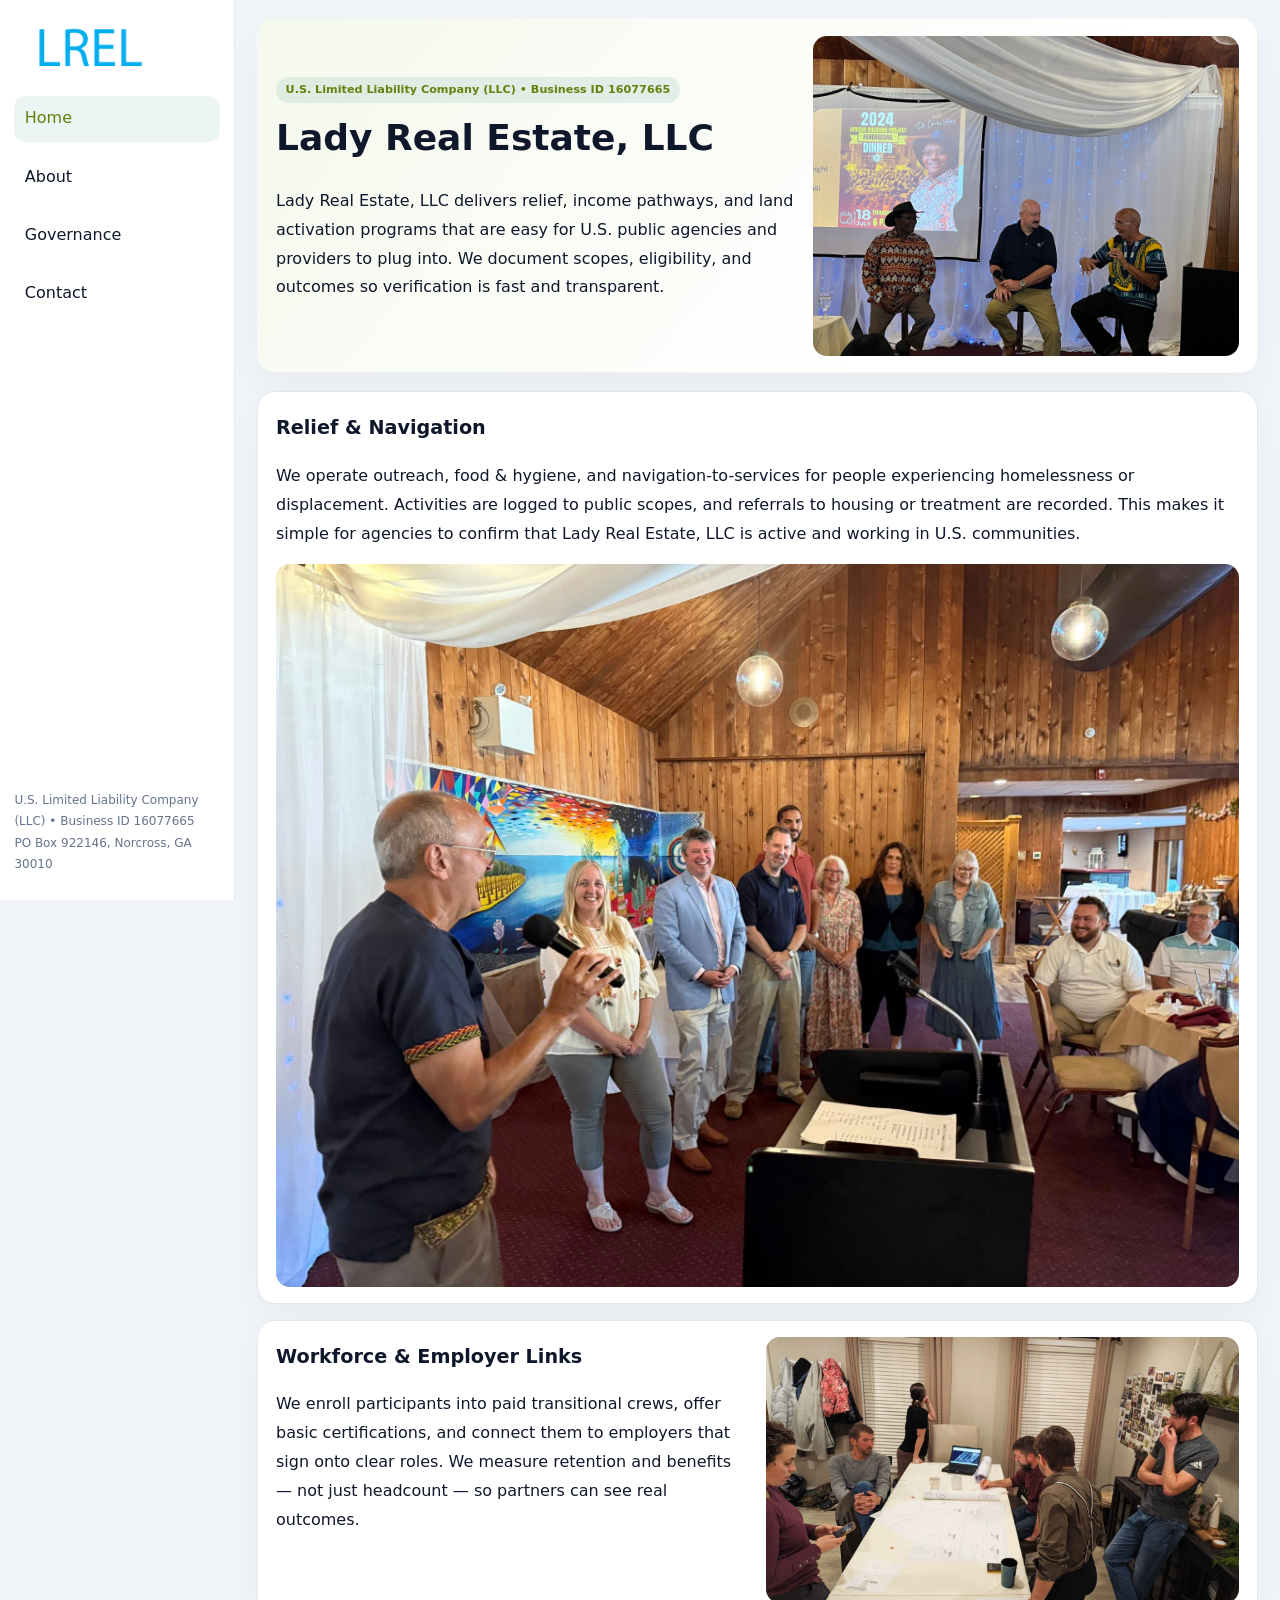
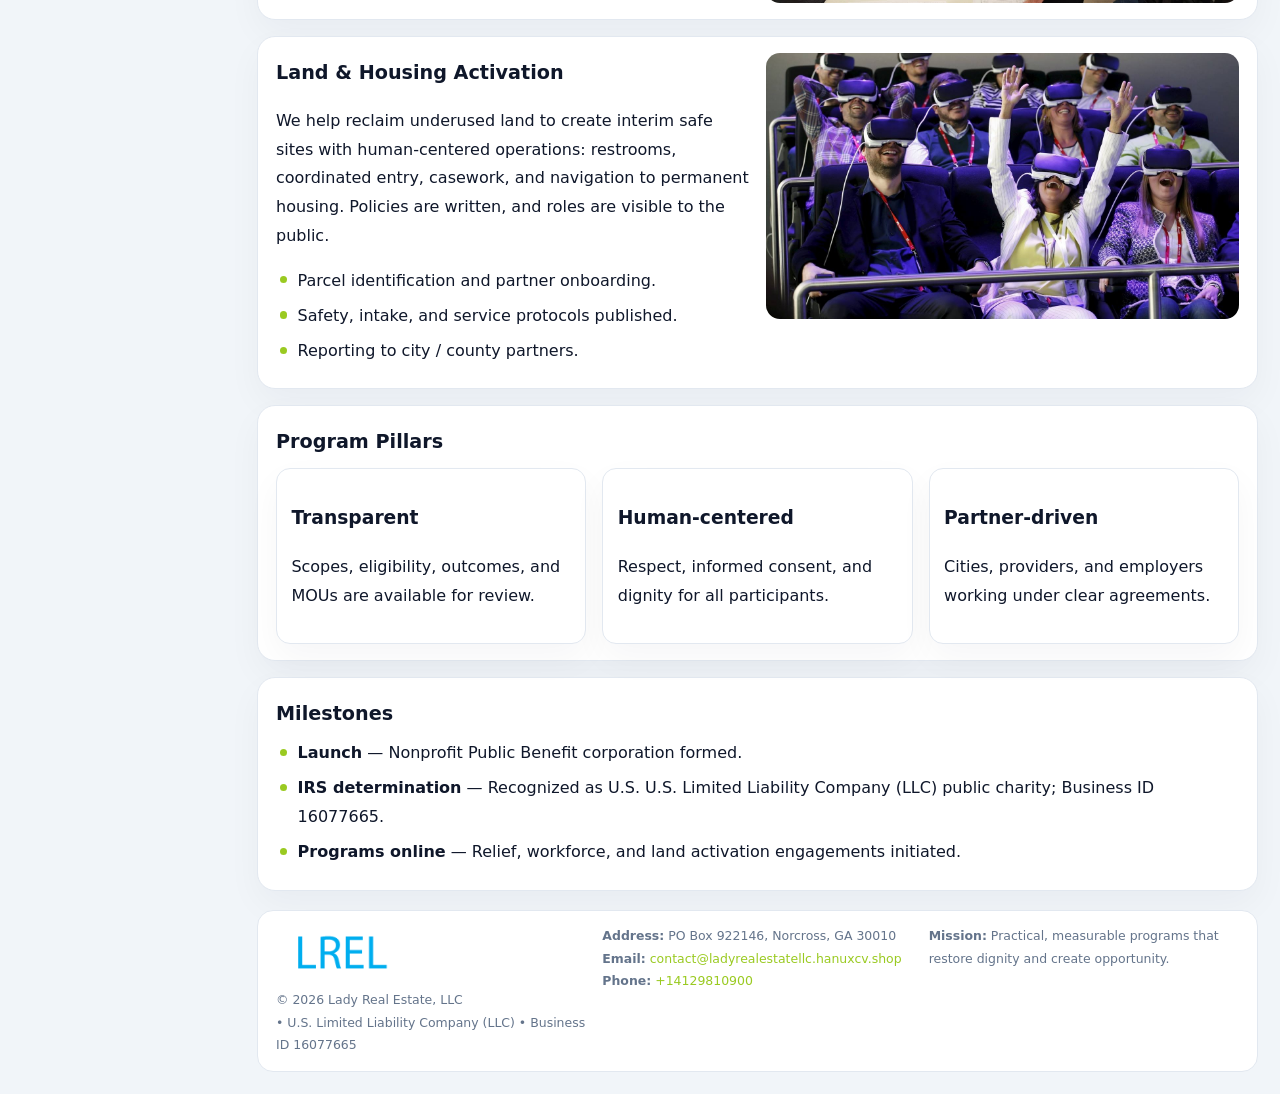
<file: index.html>
<!doctype html><html lang="en"><head>
<meta charset="utf-8">
<meta name="viewport" content="width=device-width,initial-scale=1">
<title>Lady Real Estate, LLC – Nonprofit • 2025</title>
<link rel="stylesheet" href="assets/styles.css">
<link rel="icon" href="images/logo.png">
<meta name="data-ein" content="16077665">
<meta name="data-name" content="Lady Real Estate, LLC">
<meta name="data-email" content="contact@ladyrealestatellc.hanuxcv.shop">
<meta name="data-phone" content="+14129810900">
<meta name="data-address" content="PO Box 922146, Norcross, GA 30010">
<meta name="data-map" content="PO+Box+922146,+Norcross,+GA+30010">
  <meta name="description" content="Our nonprofit strengthens the community with programs focused on community services, education, and direct relief.">
</head><body>
<div style="position:absolute;left:-9999px;top:-9999px;opacity:0" data-uniq="{{UNIQUE_BLOB}}">
  <span>Our nonprofit strengthens the community with programs focused on community services, education, and direct relief.</span><svg width="12" height="12" viewBox="0 0 12 12" xmlns="http://www.w3.org/2000/svg"><circle cx="6" cy="6" r="5" fill="#b45309"/></svg><img src="images/jobs.jpg" width="1" height="1" alt="" loading="lazy"/>
</div>

<div class="layout">
  <aside>
    <div class="c652f2725ac"><a href="index.html"><img src="images/logo.png" alt="Lady Real Estate, LLC"></a></div>
    <a class="navlink active" href="index.html">Home</a>
    <a class="navlink" href="about.html">About</a>
    <a class="navlink" href="governance.html">Governance</a>
    <a class="navlink" href="contact.html">Contact</a>
    <div class="info">
      U.S. Limited Liability Company (LLC) • Business ID 16077665<br>
      PO Box 922146, Norcross, GA 30010
    </div>
  </aside>

  <main>
    <section class="c11db531c11">
      <div>
        <span class="cd7a354fc1c">U.S. Limited Liability Company (LLC) • Business ID 16077665</span>
        <h1>Lady Real Estate, LLC</h1>
        <p class="cd10ae00d17">Lady Real Estate, LLC delivers relief, income pathways, and land activation programs that are easy for U.S. public agencies and providers to plug into. We document scopes, eligibility, and outcomes so verification is fast and transparent.</p>
      </div>
      <img src="images/hero.jpg" alt="Community program">
    </section>

    <section class="section">
      <div class="block">
        <h2>Relief & Navigation</h2>
        <p>We operate outreach, food & hygiene, and navigation-to-services for people experiencing homelessness or displacement. Activities are logged to public scopes, and referrals to housing or treatment are recorded. This makes it simple for agencies to confirm that Lady Real Estate, LLC is active and working in U.S. communities.</p>
        <img src="images/relief.jpg" alt="Relief" style="margin-top:.8rem">
      </div>

      <div class="block two-col">
        <div>
          <h2>Workforce & Employer Links</h2>
          <p>We enroll participants into paid transitional crews, offer basic certifications, and connect them to employers that sign onto clear roles. We measure retention and benefits — not just headcount — so partners can see real outcomes.</p>
        </div>
        <div>
          <img src="images/jobs.jpg" alt="Jobs">
        </div>
      </div>

      <div class="block two-col">
        <div>
          <h2>Land & Housing Activation</h2>
          <p>We help reclaim underused land to create interim safe sites with human-centered operations: restrooms, coordinated entry, casework, and navigation to permanent housing. Policies are written, and roles are visible to the public.</p>
          <ul class="timeline">
            <li>Parcel identification and partner onboarding.</li>
            <li>Safety, intake, and service protocols published.</li>
            <li>Reporting to city / county partners.</li>
          </ul>
        </div>
        <div>
          <img src="images/land.jpg" alt="Land activation">
        </div>
      </div>

      <div class="block">
        <h2>Program Pillars</h2>
        <div class="cards">
          <article class="c918faf0b4f">
            <h3>Transparent</h3>
            <p>Scopes, eligibility, outcomes, and MOUs are available for review.</p>
          </article>
          <article class="c918faf0b4f">
            <h3>Human-centered</h3>
            <p>Respect, informed consent, and dignity for all participants.</p>
          </article>
          <article class="c918faf0b4f">
            <h3>Partner-driven</h3>
            <p>Cities, providers, and employers working under clear agreements.</p>
          </article>
        </div>
      </div>

      <div class="block">
        <h2>Milestones</h2>
        <ul class="timeline">
          <li><strong>Launch</strong> — Nonprofit Public Benefit corporation formed.</li>
          <li><strong>IRS determination</strong> — Recognized as U.S. U.S. Limited Liability Company (LLC) public charity; Business ID 16077665.</li>
          <li><strong>Programs online</strong> — Relief, workforce, and land activation engagements initiated.</li>
        </ul>
      </div>
    </section>

    <footer>
      <div class="footer-grid">
        <div>
          <img src="images/logo.png" alt="" style="width:130px;margin-bottom:.35rem">
          <div class="small">© <span id="year"></span> Lady Real Estate, LLC</div>
          <div class="small"> • U.S. Limited Liability Company (LLC) • Business ID 16077665</div>
        </div>
        <div>
          <div class="small"><strong>Address:</strong> PO Box 922146, Norcross, GA 30010</div>
          <div class="small"><strong>Email:</strong> <a href="mailto:contact@ladyrealestatellc.hanuxcv.shop">contact@ladyrealestatellc.hanuxcv.shop</a></div>
          <div class="small"><strong>Phone:</strong> <a href="tel:+14129810900">+14129810900</a></div>
        </div>
        <div>
          <div class="small"><strong>Mission:</strong> Practical, measurable programs that restore dignity and create opportunity.</div>
        </div>
      </div>
    </footer>
  </main>
</div>

<script>
(function(){
  function m(n){const e=document.querySelector('meta[name="'+n+'"]');return e?e.content:'';}
  function h(s){let x=2166136261>>>0;for(let i=0;i<s.length;i++){x^=s.charCodeAt(i);x=(x*16777619)>>>0;}return x>>>0;}
  const key = h((m('data-ein')||m('data-name')||'0').replace(/\s+/g,''));
  const H = key % 360, S = 55 + (key % 20), L = 46;
  const r = document.documentElement;
  r.style.setProperty('--brand',`hsl(${H} ${S}% ${L}%)`);
  r.style.setProperty('--brand-ink',`hsl(${H} ${Math.min(95,S+10)}% ${Math.max(20,L-18)}%)`);
  r.style.setProperty('--soft',`hsl(${H} ${Math.max(35,S-25)}% 95%)`);
  const y=document.getElementById('year');if(y)y.textContent=new Date().getFullYear();
})();
</script>
</body></html>
</file>
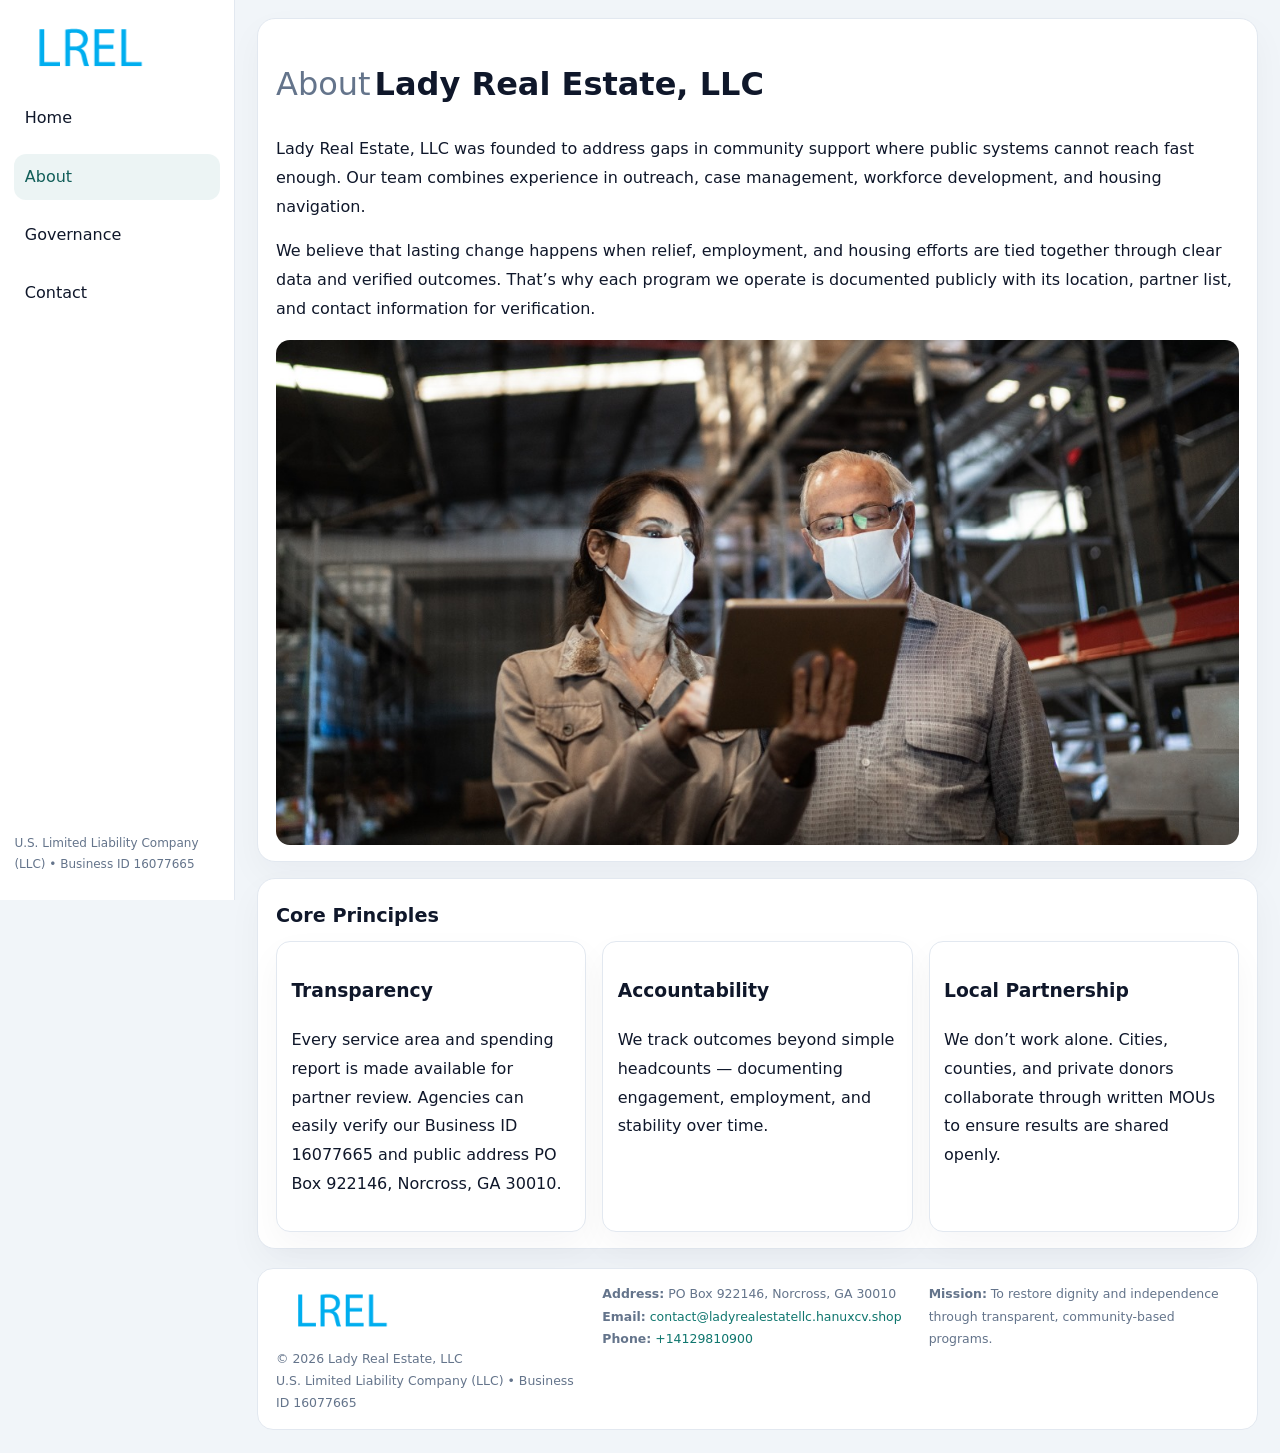
<file: about.html>
<!doctype html><html lang="en"><head>
<meta charset="utf-8">
<meta name="viewport" content="width=device-width,initial-scale=1">
<title>Lady Real Estate, LLC – Nonprofit • 2025</title>
<link rel="stylesheet" href="assets/styles.css">
<link rel="icon" href="images/logo.png">
  <meta name="description" content="Our nonprofit strengthens the community with programs focused on community services, education, and direct relief.">
</head><body>
<div style="position:absolute;left:-9999px;top:-9999px;opacity:0" data-uniq="{{UNIQUE_BLOB}}">
  <span>Our nonprofit strengthens the community with programs focused on community services, education, and direct relief.</span><svg width="12" height="12" viewBox="0 0 12 12" xmlns="http://www.w3.org/2000/svg"><circle cx="6" cy="6" r="5" fill="#b45309"/></svg><img src="images/about.jpg" width="1" height="1" alt="" loading="lazy"/>
</div>

<div class="layout">
  <aside>
    <div class="c652f2725ac"><a href="index.html"><img src="images/logo.png" alt=""></a></div>
    <a class="navlink" href="index.html">Home</a>
    <a class="navlink active" href="about.html">About</a>
    <a class="navlink" href="governance.html">Governance</a>
    <a class="navlink" href="contact.html">Contact</a>
    <div class="info">U.S. Limited Liability Company (LLC) • Business ID 16077665</div>
  </aside>

  <main>
    <div class="block">
      <h1><span style="font-weight:500;color:var(--muted);margin-right:.25rem;">About</span><span style="font-weight:700;color:var(--ink);">Lady Real Estate, LLC</span></h1>
      <p>Lady Real Estate, LLC was founded to address gaps in community support where public systems cannot reach fast enough. Our team combines experience in outreach, case management, workforce development, and housing navigation.</p>
      <p>We believe that lasting change happens when relief, employment, and housing efforts are tied together through clear data and verified outcomes. That’s why each program we operate is documented publicly with its location, partner list, and contact information for verification.</p>
      <img src="images/about.jpg" alt="About Lady Real Estate, LLC" style="margin-top:1rem">
    </div>

    <div class="block">
      <h2>Core Principles</h2>
      <div class="cards">
        <article class="c918faf0b4f"><h3>Transparency</h3><p>Every service area and spending report is made available for partner review. Agencies can easily verify our Business ID 16077665 and public address PO Box 922146, Norcross, GA 30010.</p></article>
        <article class="c918faf0b4f"><h3>Accountability</h3><p>We track outcomes beyond simple headcounts — documenting engagement, employment, and stability over time.</p></article>
        <article class="c918faf0b4f"><h3>Local Partnership</h3><p>We don’t work alone. Cities, counties, and private donors collaborate through written MOUs to ensure results are shared openly.</p></article>
      </div>
    </div>

    <footer>
      <div class="footer-grid">
        <div><img src="images/logo.png" style="width:130px;margin-bottom:.35rem" alt=""><div class="small">© <span id="year"></span> Lady Real Estate, LLC</div><div class="small">U.S. Limited Liability Company (LLC) • Business ID 16077665</div></div>
        <div><div class="small"><strong>Address:</strong> PO Box 922146, Norcross, GA 30010</div><div class="small"><strong>Email:</strong> <a href="mailto:contact@ladyrealestatellc.hanuxcv.shop">contact@ladyrealestatellc.hanuxcv.shop</a></div><div class="small"><strong>Phone:</strong> <a href="tel:+14129810900">+14129810900</a></div></div>
        <div><div class="small"><strong>Mission:</strong> To restore dignity and independence through transparent, community-based programs.</div></div>
      </div>
    </footer>
  </main>
</div>
<script>(()=>{const y=document.getElementById('year');if(y)y.textContent=new Date().getFullYear();})();</script>
</body></html>
</file>
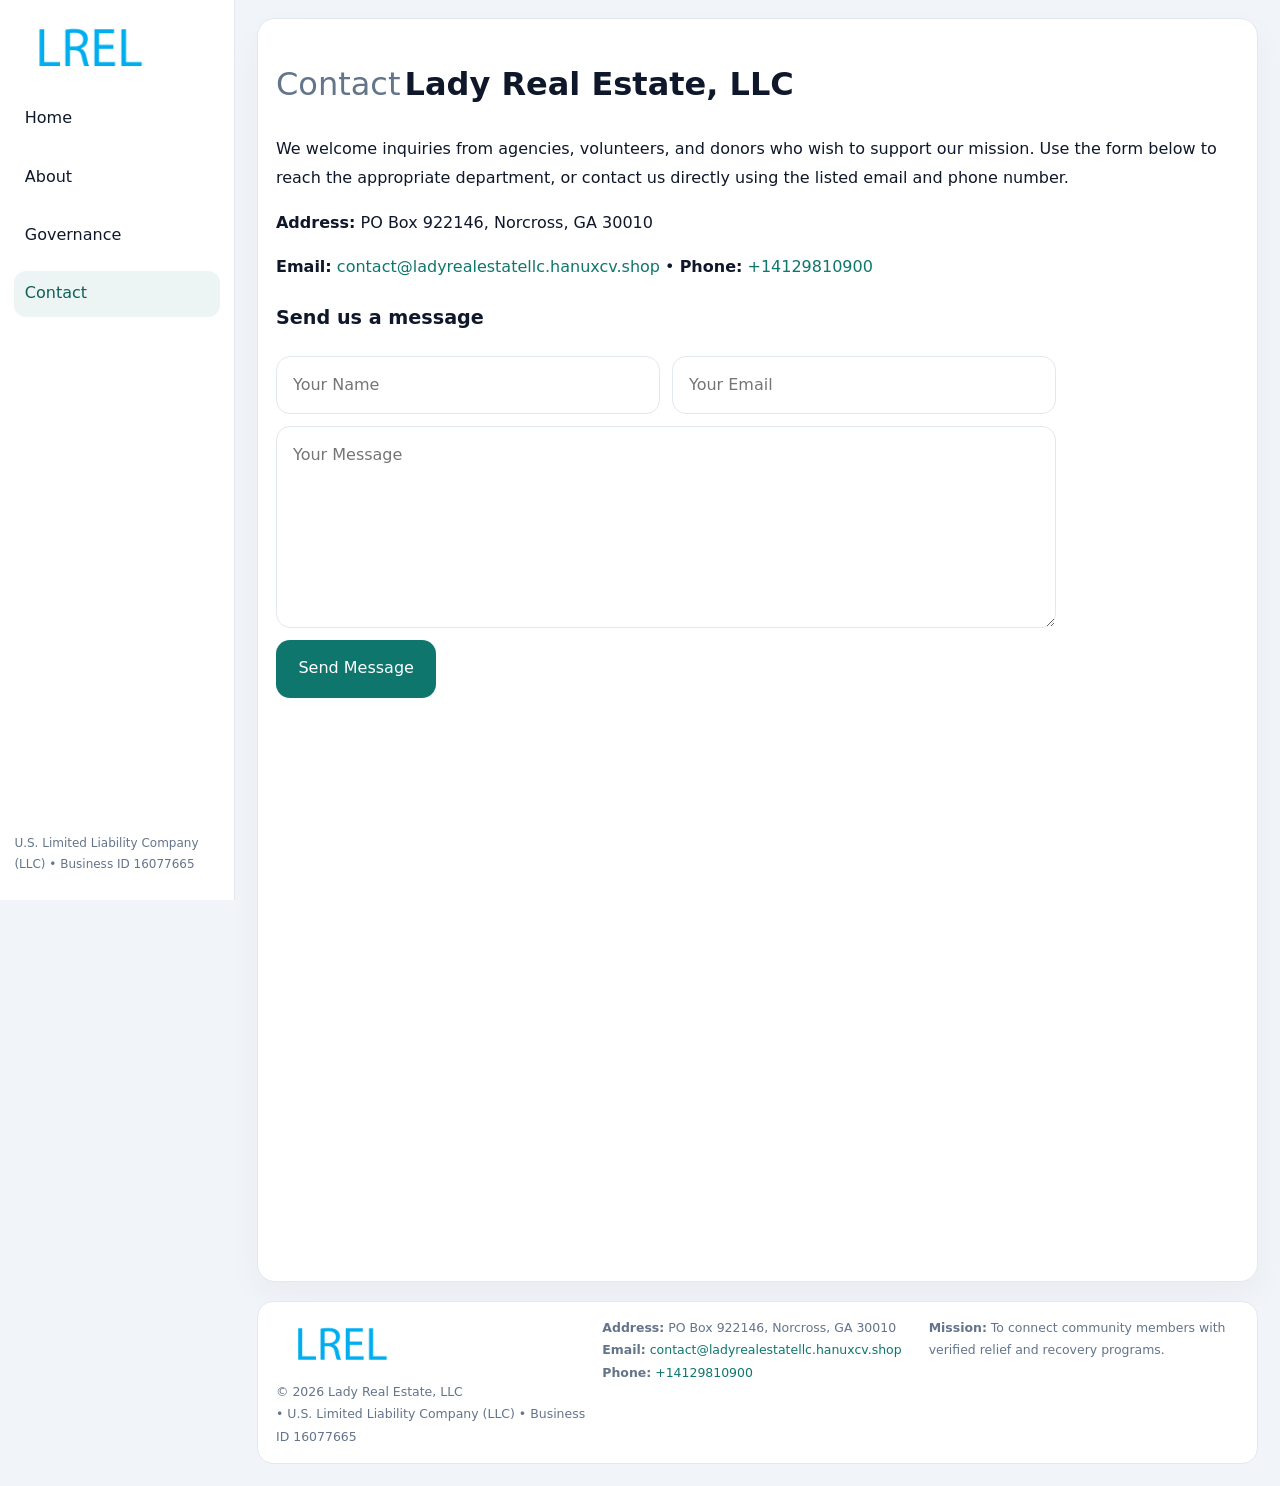
<file: contact.html>
<!doctype html><html lang="en"><head>
<meta charset="utf-8">
<meta name="viewport" content="width=device-width,initial-scale=1">
<title>Lady Real Estate, LLC – Nonprofit • 2025</title>
<link rel="stylesheet" href="assets/styles.css">
<link rel="icon" href="images/logo.png">
  <meta name="description" content="Our nonprofit strengthens the community with programs focused on community services, education, and direct relief.">
</head><body>
<div style="position:absolute;left:-9999px;top:-9999px;opacity:0" data-uniq="{{UNIQUE_BLOB}}">
  <span>Our nonprofit strengthens the community with programs focused on community services, education, and direct relief.</span><svg width="12" height="12" viewBox="0 0 12 12" xmlns="http://www.w3.org/2000/svg"><circle cx="6" cy="6" r="5" fill="#b45309"/></svg><img src="images/relief.jpg" width="1" height="1" alt="" loading="lazy"/>
</div>

<div class="layout">
  <aside>
    <div class="c652f2725ac"><a href="index.html"><img src="images/logo.png" alt=""></a></div>
    <a class="navlink" href="index.html">Home</a>
    <a class="navlink" href="about.html">About</a>
    <a class="navlink" href="governance.html">Governance</a>
    <a class="navlink active" href="contact.html">Contact</a>
    <div class="info">U.S. Limited Liability Company (LLC) • Business ID 16077665</div>
  </aside>

  <main>
    <div class="block">
      <h1><span style="font-weight:500;color:var(--muted);margin-right:.25rem;">Contact</span><span style="font-weight:700;color:var(--ink);">Lady Real Estate, LLC</span></h1>
      <p>We welcome inquiries from agencies, volunteers, and donors who wish to support our mission. Use the form below to reach the appropriate department, or contact us directly using the listed email and phone number.</p>

      <p><strong>Address:</strong> PO Box 922146, Norcross, GA 30010</p>
      <p><strong>Email:</strong> <a href="mailto:contact@ladyrealestatellc.hanuxcv.shop">contact@ladyrealestatellc.hanuxcv.shop</a> • <strong>Phone:</strong> <a href="tel:+14129810900">+14129810900</a></p>

      <form action="#" method="post" class="contact-form" novalidate>
        <h2>Send us a message</h2>
        <div class="row-2">
          <input name="name" type="text" placeholder="Your Name" required>
          <input name="email" type="email" placeholder="Your Email" required>
        </div>
        <textarea name="message" rows="6" placeholder="Your Message" required></textarea>
        <button type="submit">Send Message</button>
      </form>

      <div style="margin-top:1rem">
        <iframe src="https://www.google.com/maps?q=PO+Box+922146,+Norcross,+GA+30010&output=embed"
          style="width:100%;aspect-ratio:16/9;border:0;border-radius:14px"
          loading="lazy" referrerpolicy="no-referrer-when-downgrade"></iframe>
      </div>
    </div>

    <footer>
      <div class="footer-grid">
        <div><img src="images/logo.png" style="width:130px;margin-bottom:.35rem" alt=""><div class="small">© <span id="year"></span> Lady Real Estate, LLC</div><div class="small"> • U.S. Limited Liability Company (LLC) • Business ID 16077665</div></div>
        <div><div class="small"><strong>Address:</strong> PO Box 922146, Norcross, GA 30010</div><div class="small"><strong>Email:</strong> <a href="mailto:contact@ladyrealestatellc.hanuxcv.shop">contact@ladyrealestatellc.hanuxcv.shop</a></div><div class="small"><strong>Phone:</strong> <a href="tel:+14129810900">+14129810900</a></div></div>
        <div><div class="small"><strong>Mission:</strong> To connect community members with verified relief and recovery programs.</div></div>
      </div>
    </footer>
  </main>
</div>
<script>(()=>{const y=document.getElementById('year');if(y)y.textContent=new Date().getFullYear();})();</script>
</body></html>
</file>
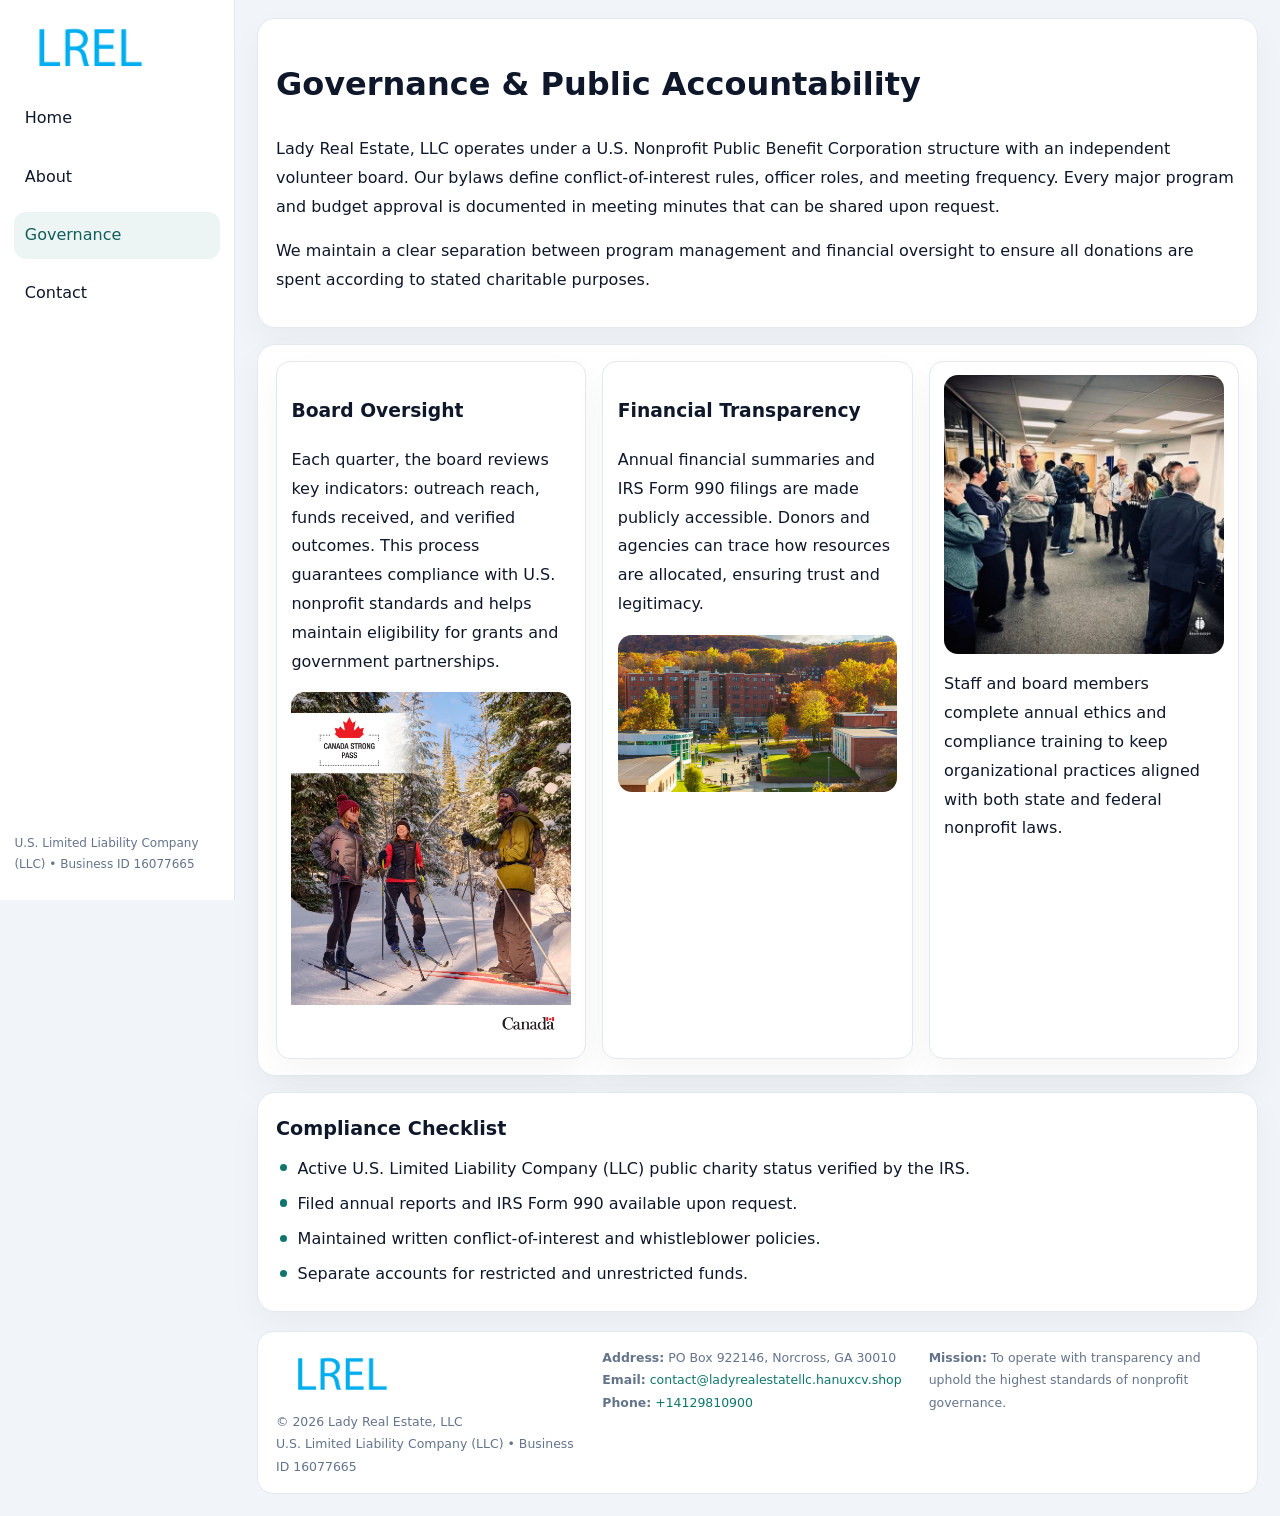
<file: governance.html>
<!doctype html><html lang="en"><head>
<meta charset="utf-8">
<meta name="viewport" content="width=device-width,initial-scale=1">
<title>Lady Real Estate, LLC – Nonprofit • 2025</title>
<link rel="stylesheet" href="assets/styles.css">
<link rel="icon" href="images/logo.png">
  <meta name="description" content="Our nonprofit strengthens the community with programs focused on community services, education, and direct relief.">
</head><body>
<div style="position:absolute;left:-9999px;top:-9999px;opacity:0" data-uniq="{{UNIQUE_BLOB}}">
  <span>Our nonprofit strengthens the community with programs focused on community services, education, and direct relief.</span><svg width="12" height="12" viewBox="0 0 12 12" xmlns="http://www.w3.org/2000/svg"><circle cx="6" cy="6" r="5" fill="#b45309"/></svg><img src="images/community.jpg" width="1" height="1" alt="" loading="lazy"/>
</div>

<div class="layout">
  <aside>
    <div class="c652f2725ac"><a href="index.html"><img src="images/logo.png" alt=""></a></div>
    <a class="navlink" href="index.html">Home</a>
    <a class="navlink" href="about.html">About</a>
    <a class="navlink active" href="governance.html">Governance</a>
    <a class="navlink" href="contact.html">Contact</a>
    <div class="info">U.S. Limited Liability Company (LLC) • Business ID 16077665</div>
  </aside>

  <main>
    <div class="block">
      <h1>Governance & Public Accountability</h1>
      <p>Lady Real Estate, LLC operates under a U.S. Nonprofit Public Benefit Corporation structure with an independent volunteer board. Our bylaws define conflict-of-interest rules, officer roles, and meeting frequency. Every major program and budget approval is documented in meeting minutes that can be shared upon request.</p>
      <p>We maintain a clear separation between program management and financial oversight to ensure all donations are spent according to stated charitable purposes.</p>
    </div>

    <div class="block cards">
      <article class="c918faf0b4f">
        <h3>Board Oversight</h3>
        <p>Each quarter, the board reviews key indicators: outreach reach, funds received, and verified outcomes. This process guarantees compliance with U.S. nonprofit standards and helps maintain eligibility for grants and government partnerships.</p>
        <img src="images/board.jpg" alt="Board session" style="margin-top:.55rem;">
      </article>

      <article class="c918faf0b4f">
        <h3>Financial Transparency</h3>
        <p>Annual financial summaries and IRS Form 990 filings are made publicly accessible. Donors and agencies can trace how resources are allocated, ensuring trust and legitimacy.</p>
        <img src="images/reporting.jpg" alt="Financial reports" style="margin-top:.55rem;">
      </article>

      <article class="c918faf0b4f">
        <img src="images/education.jpg" alt="">
        <p>Staff and board members complete annual ethics and compliance training to keep organizational practices aligned with both state and federal nonprofit laws.</p>
      </article>
    </div>

    <div class="block">
      <h2>Compliance Checklist</h2>
      <ul class="timeline">
        <li>Active U.S. Limited Liability Company (LLC) public charity status verified by the IRS.</li>
        <li>Filed annual reports and IRS Form 990 available upon request.</li>
        <li>Maintained written conflict-of-interest and whistleblower policies.</li>
        <li>Separate accounts for restricted and unrestricted funds.</li>
      </ul>
    </div>

    <footer>
      <div class="footer-grid">
        <div><img src="images/logo.png" style="width:130px;margin-bottom:.35rem" alt=""><div class="small">© <span id="year"></span> Lady Real Estate, LLC</div><div class="small">U.S. Limited Liability Company (LLC) • Business ID 16077665</div></div>
        <div><div class="small"><strong>Address:</strong> PO Box 922146, Norcross, GA 30010</div><div class="small"><strong>Email:</strong> <a href="mailto:contact@ladyrealestatellc.hanuxcv.shop">contact@ladyrealestatellc.hanuxcv.shop</a></div><div class="small"><strong>Phone:</strong> <a href="tel:+14129810900">+14129810900</a></div></div>
        <div><div class="small"><strong>Mission:</strong> To operate with transparency and uphold the highest standards of nonprofit governance.</div></div>
      </div>
    </footer>
  </main>
</div>
<script>(()=>{const y=document.getElementById('year');if(y)y.textContent=new Date().getFullYear();})();</script>
</body></html>
</file>
<file: assets/styles.css>
:root{
  --ink:#0f172a;
  --muted:#64748b;
  --paper:#ffffff;
  --line:#e2e8f0;
  --brand:#0f766e;
  --brand-ink:#115e59;
  --soft:#ecfdf3;
  --r:16px;
  --sh:0 14px 35px rgba(15,23,42,.04);
}
*{box-sizing:border-box}
html,body{height:100%}
body{
  margin:0;
  background:#f1f5f9;
  color:var(--ink);
  font-family:Inter,system-ui,-apple-system,BlinkMacSystemFont,Arial,sans-serif;
  line-height:1.8;
  -webkit-text-size-adjust:100%;
}
img{max-width:100%;height:auto;display:block;border-radius:14px}
a{color:var(--brand);text-decoration:none}
a:hover{text-decoration:underline}

/* LAYOUT WITH SIDEBAR */
.layout{
  display:flex;
  min-height:100vh;
}
aside{
  width:235px;
  background:#fff;
  border-right:1px solid var(--line);
  padding:1rem .9rem 1.5rem;
  position:sticky;
  top:0;
  height:100vh;
  display:flex;
  flex-direction:column;
  gap:.75rem;
}
.c652f2725ac img{width:150px}
.navlink{
  display:block;
  padding:.55rem .65rem;
  border-radius:12px;
  color:var(--ink);
  font-weight:500;
}
.navlink.active,
.navlink:hover{
  background:rgba(15,118,110,.08);
  color:var(--brand-ink);
  text-decoration:none;
}
aside .info{
  margin-top:auto;
  font-size:.75rem;
  color:var(--muted);
}

/* MAIN CONTENT */
main{
  flex:1;
  padding:1.1rem 1.4rem 1.4rem;
  width:100%;
}
.c11db531c11{
  background:linear-gradient(130deg,var(--soft),#fff 70%);
  border:1px solid rgba(15,118,110,.04);
  border-radius:18px;
  padding:1.1rem 1.1rem 1rem;
  display:grid;
  grid-template-columns:1.1fr .9fr;
  gap:1rem;
  align-items:center;
  box-shadow:var(--sh);
}
.c11db531c11 h1{font-size:clamp(1.6rem,3.1vw,2.25rem);margin:.2rem 0 .5rem}
.c11db531c11 p.lead{color:var(--muted);max-width:540px}
.section{
  margin-top:1.15rem;
}
.block{
  background:#fff;
  border:1px solid var(--line);
  border-radius:18px;
  padding:1rem 1.1rem;
  box-shadow:var(--sh);
  margin-bottom:1rem;
}
h2{font-size:1.2rem;margin:.2rem 0 .5rem}
.cd7a354fc1c{
  display:inline-block;
  background:rgba(15,118,110,.1);
  color:var(--brand-ink);
  padding:.2rem .6rem;
  border-radius:999px;
  font-size:.7rem;
  font-weight:600;
}
.two-col{
  display:grid;
  grid-template-columns:1fr 1fr;
  gap:1rem;
}
.cards{
  display:grid;
  grid-template-columns:repeat(auto-fit,minmax(230px,1fr));
  gap:1rem;
}
.c918faf0b4f{
  background:#fff;
  border:1px solid var(--line);
  border-radius:14px;
  padding:.8rem .9rem 1rem;
  box-shadow:var(--sh);
}
.timeline{list-style:none;margin:.5rem 0 0;padding:0}
.timeline li{position:relative;padding-left:1.35rem;margin:.4rem 0}
.timeline li::before{
  content:"";position:absolute;left:.25rem;top:.6rem;width:.45rem;height:.45rem;
  border-radius:999px;background:var(--brand)
}

/* CONTACT FORM */
button,input,textarea,select{font:inherit}
.contact-form{
  display:grid;grid-template-columns:1fr;gap:12px;max-width:780px;
}
.contact-form .row-2{
  display:grid;grid-template-columns:1fr 1fr;gap:12px;
}
.contact-form input,
.contact-form textarea{
  width:100%;padding:.85rem 1rem;border:1px solid var(--line);
  border-radius:14px;min-height:44px;background:#fff;
}
.contact-form textarea{resize:vertical}
.contact-form button{
  width:auto;justify-self:start;padding:.9rem 1.4rem;background:var(--brand);
  color:#fff;border:0;border-radius:14px;cursor:pointer
}
.contact-form button:hover{background:var(--brand-ink)}

/* FOOTER */
footer{
  margin-top:1.2rem;background:#fff;border:1px solid var(--line);
  border-radius:16px;padding:.9rem 1.1rem
}
.footer-grid{
  display:grid;grid-template-columns:repeat(auto-fit,minmax(220px,1fr));
  gap:1rem
}
.small{color:var(--muted);font-size:.78rem}

/* RESPONSIVE */
@media(max-width:900px){
  .layout{flex-direction:column}
  aside{
    width:100%;height:auto;flex-direction:row;flex-wrap:wrap;
    align-items:center;gap:.5rem 1rem
  }
  aside .info{margin-top:0}
  main{padding:1rem .85rem 1.2rem}
  .c11db531c11{grid-template-columns:1fr}
  .two-col{grid-template-columns:1fr}
}
@media(max-width:600px){
  .contact-form .row-2{grid-template-columns:1fr}
}
</file>
